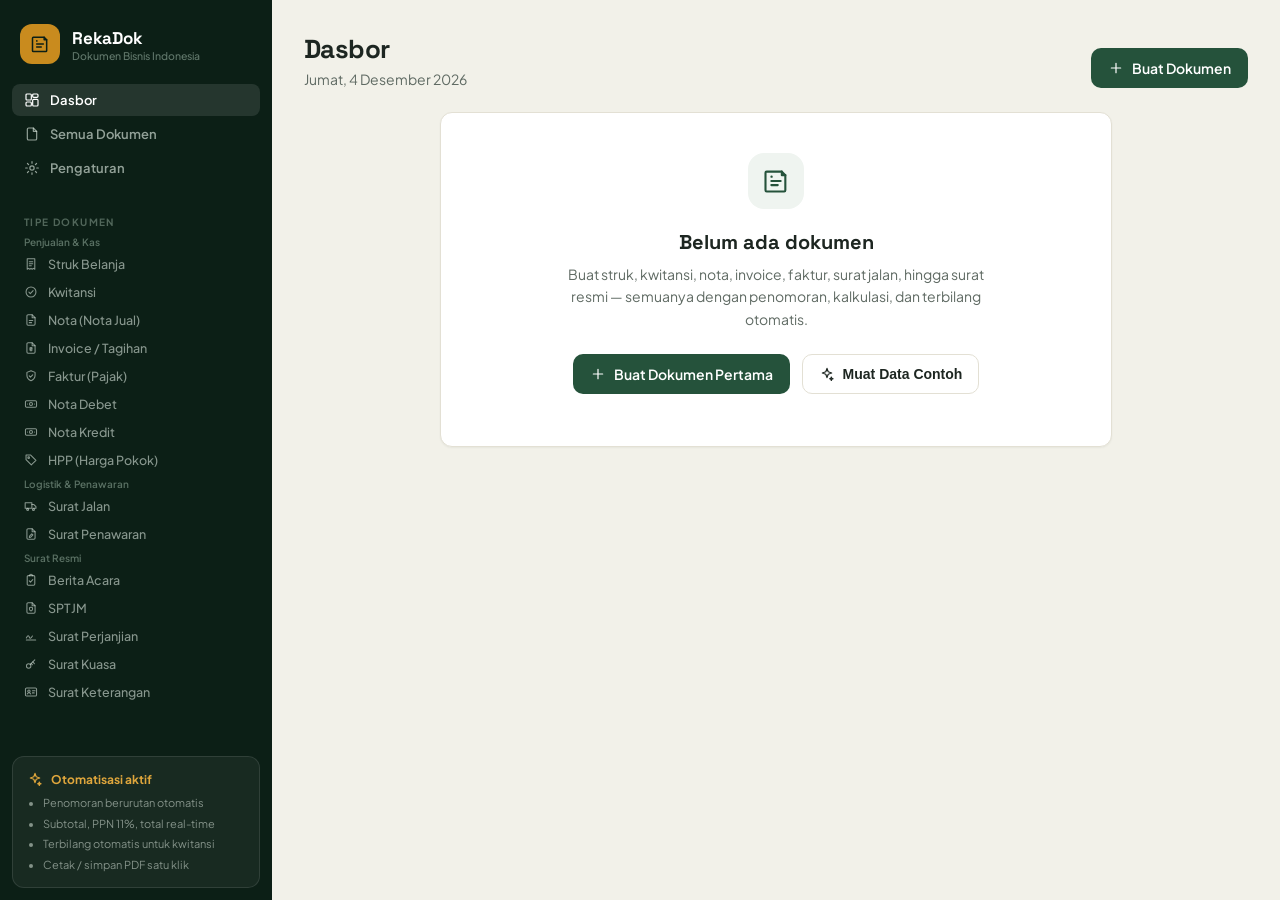
<file: index.html>
<!DOCTYPE html>
<html lang="id">
<head>
  <meta charset="UTF-8" />
  <meta name="viewport" content="width=device-width, initial-scale=1.0" />
  <title>RekaDok — Dasbor</title>
  <meta name="description" content="Buat struk, kwitansi, nota, invoice, faktur, surat jalan, dan seluruh dokumen bisnis Indonesia dengan penomoran dan kalkulasi otomatis." />
  <link rel="preconnect" href="https://fonts.googleapis.com" />
  <link rel="preconnect" href="https://fonts.gstatic.com" crossorigin />
  <link href="https://fonts.googleapis.com/css2?family=Plus+Jakarta+Sans:wght@400;500;600;700;800&family=Space+Grotesk:wght@500;600;700&family=JetBrains+Mono:wght@400;500;600;700&display=swap" rel="stylesheet" />
  <link rel="stylesheet" href="assets/style.css" />
</head>
<body>
  <div id="shell"></div>

  <script src="assets/core.js"></script>
  <script src="assets/dashboard.js"></script>
</body>
</html>
</file>
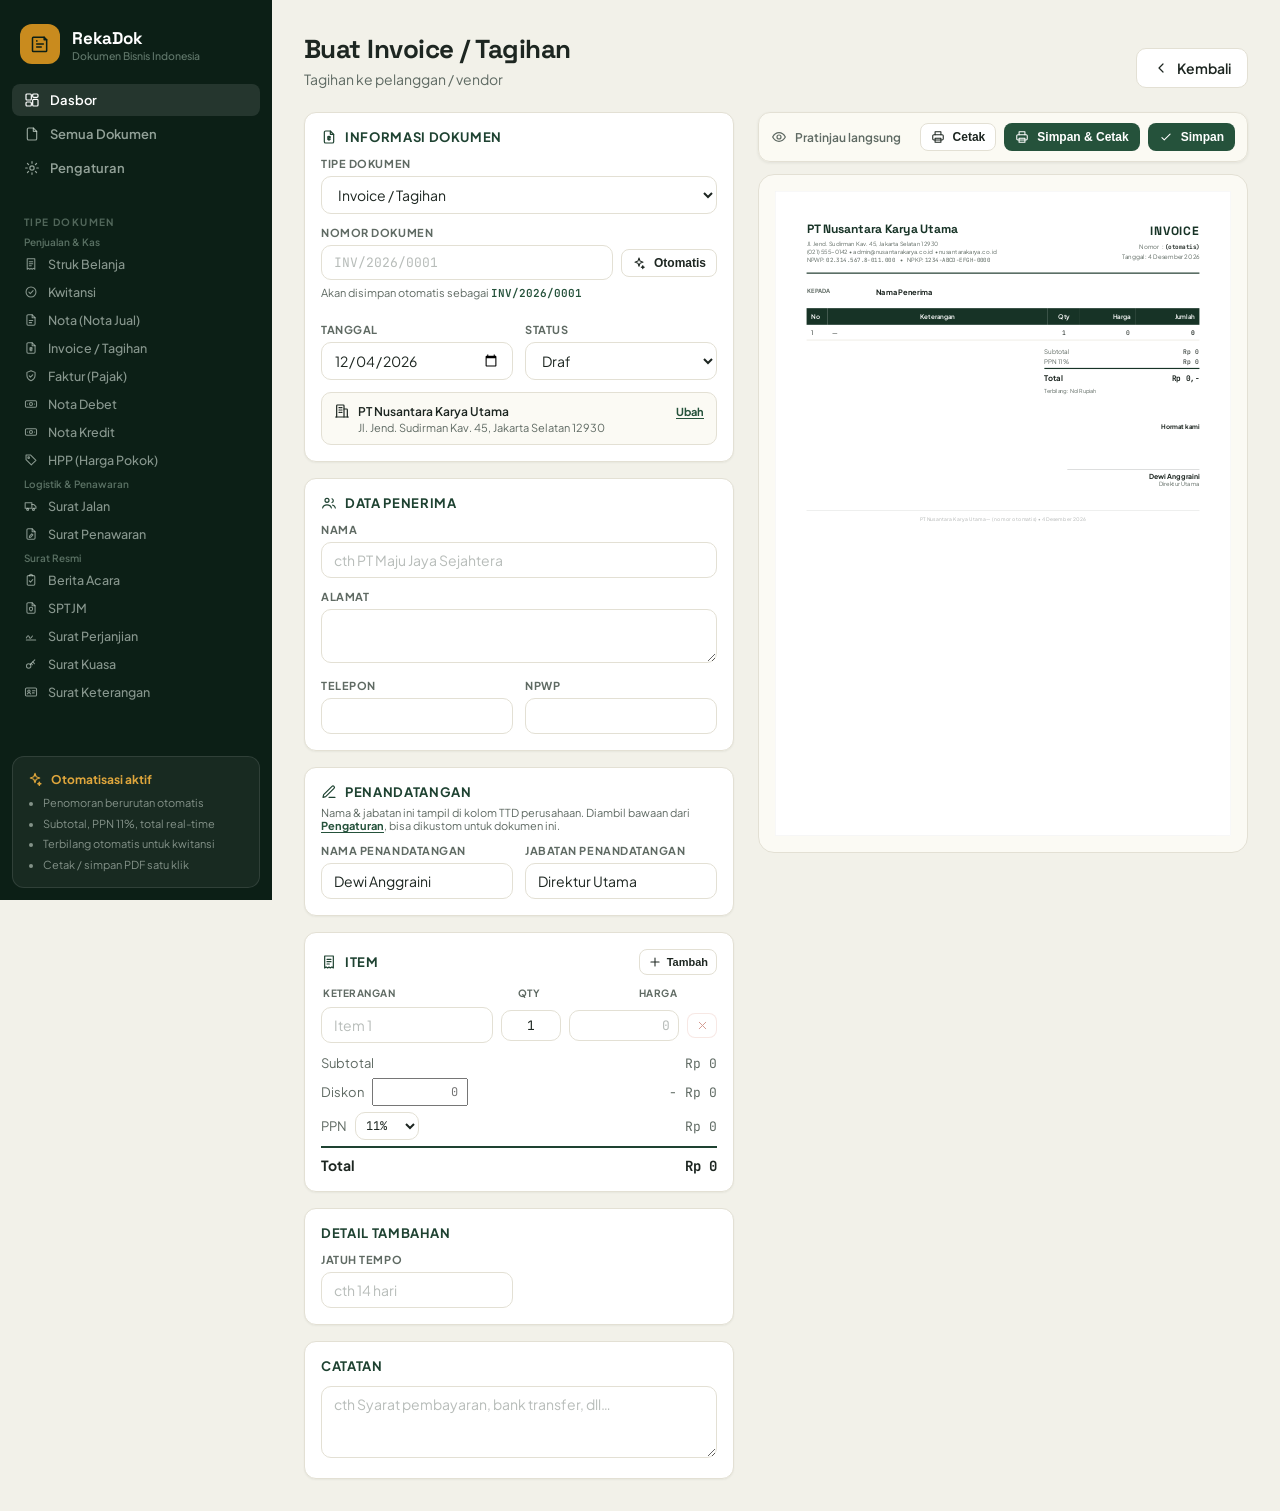
<file: baru.html>
<!DOCTYPE html>
<html lang="id">
<head>
  <meta charset="UTF-8" />
  <meta name="viewport" content="width=device-width, initial-scale=1.0" />
  <title>RekaDok — Buat / Edit Dokumen</title>
  <link rel="preconnect" href="https://fonts.googleapis.com" />
  <link rel="preconnect" href="https://fonts.gstatic.com" crossorigin />
  <link href="https://fonts.googleapis.com/css2?family=Plus+Jakarta+Sans:wght@400;500;600;700;800&family=Space+Grotesk:wght@500;600;700&family=JetBrains+Mono:wght@400;500;600;700&display=swap" rel="stylesheet" />
  <link rel="stylesheet" href="assets/style.css" />
</head>
<body>
  <div id="shell"></div>

  <script src="assets/core.js"></script>
  <script src="assets/preview.js"></script>
  <script src="assets/editor.js"></script>
</body>
</html>
</file>
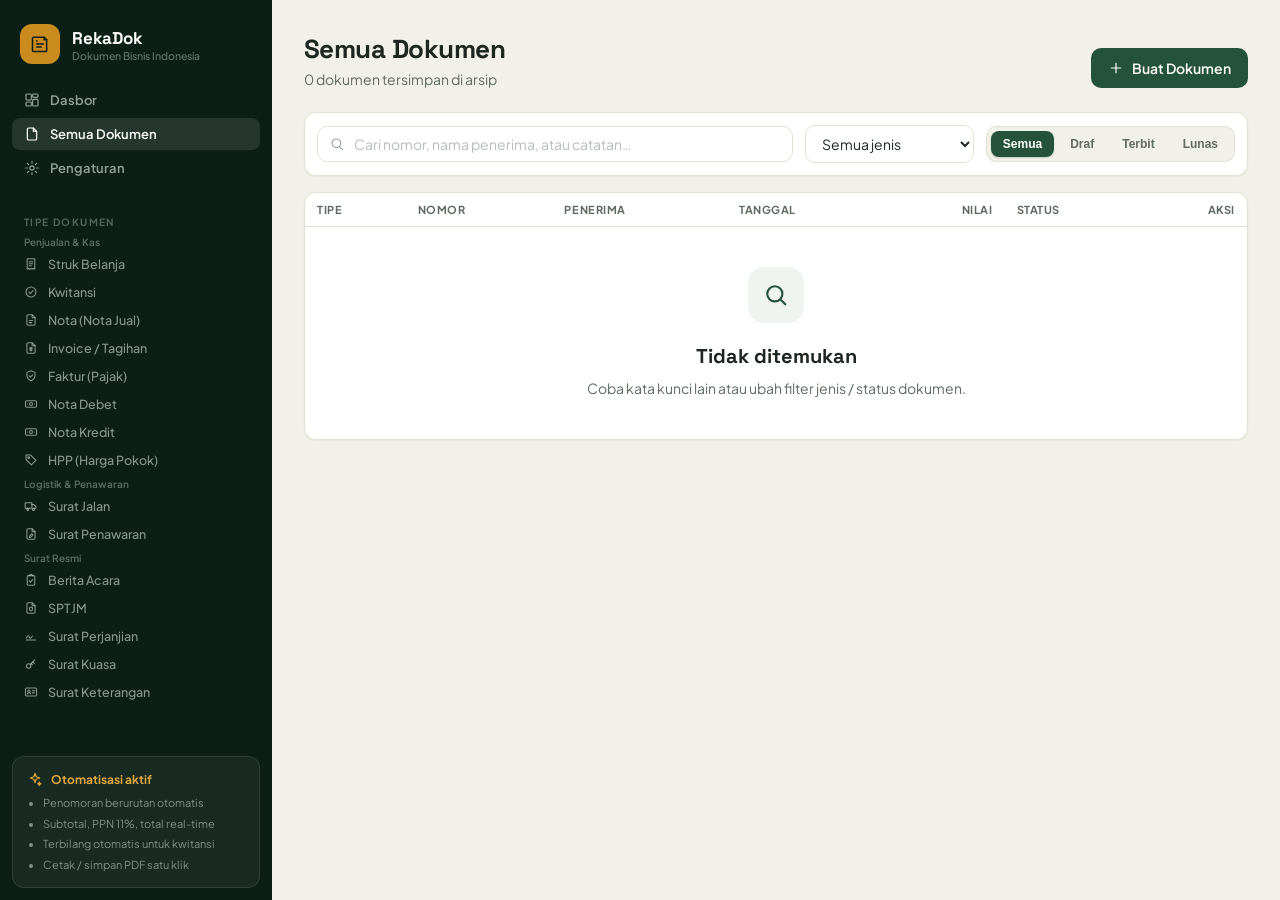
<file: dokumen.html>
<!DOCTYPE html>
<html lang="id">
<head>
  <meta charset="UTF-8" />
  <meta name="viewport" content="width=device-width, initial-scale=1.0" />
  <title>RekaDok — Semua Dokumen</title>
  <link rel="preconnect" href="https://fonts.googleapis.com" />
  <link rel="preconnect" href="https://fonts.gstatic.com" crossorigin />
  <link href="https://fonts.googleapis.com/css2?family=Plus+Jakarta+Sans:wght@400;500;600;700;800&family=Space+Grotesk:wght@500;600;700&family=JetBrains+Mono:wght@400;500;600;700&display=swap" rel="stylesheet" />
  <link rel="stylesheet" href="assets/style.css" />
</head>
<body>
  <div id="shell"></div>

  <script src="assets/core.js"></script>
  <script src="assets/dokumen.js"></script>
</body>
</html>
</file>
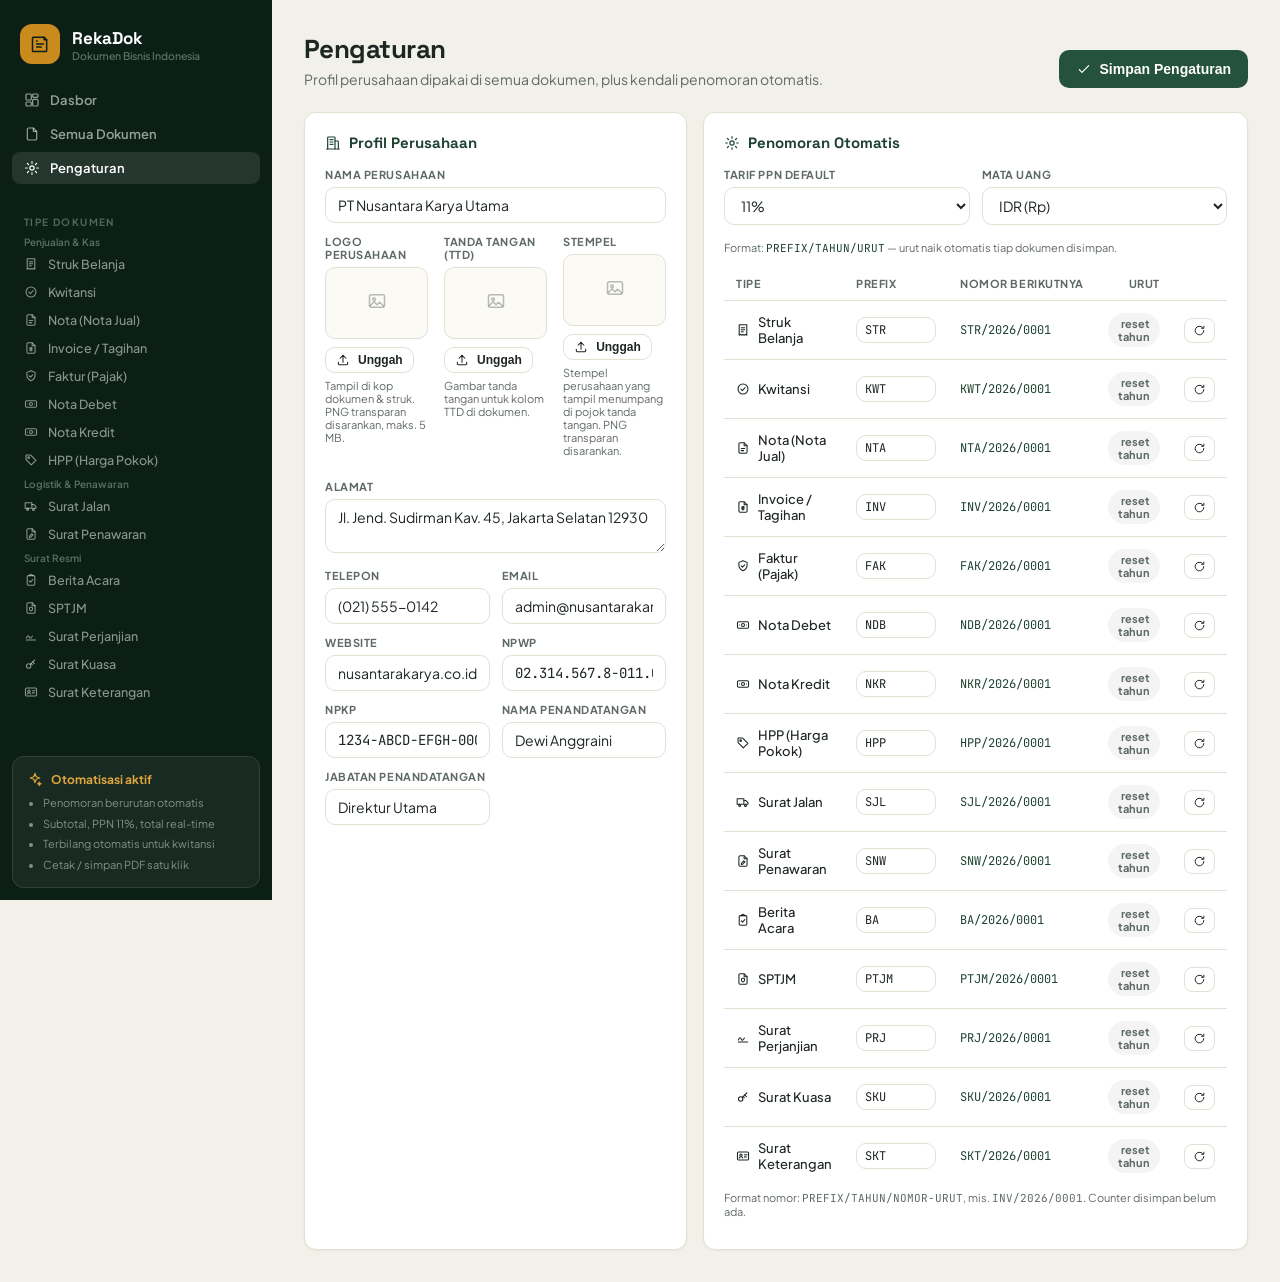
<file: pengaturan.html>
<!DOCTYPE html>
<html lang="id">
<head>
  <meta charset="UTF-8" />
  <meta name="viewport" content="width=device-width, initial-scale=1.0" />
  <title>RekaDok — Pengaturan</title>
  <link rel="preconnect" href="https://fonts.googleapis.com" />
  <link rel="preconnect" href="https://fonts.gstatic.com" crossorigin />
  <link href="https://fonts.googleapis.com/css2?family=Plus+Jakarta+Sans:wght@400;500;600;700;800&family=Space+Grotesk:wght@500;600;700&family=JetBrains+Mono:wght@400;500;600;700&display=swap" rel="stylesheet" />
  <link rel="stylesheet" href="assets/style.css" />
</head>
<body>
  <div id="shell"></div>

  <script src="assets/core.js"></script>
  <script src="assets/pengaturan.js"></script>
</body>
</html>
</file>
<file: assets/style.css>
/* ============================================================
   RekaDok — Versi HTML murni (tanpa framework / tanpa server)
   Port visual dari src/app/globals.css + komponen Tailwind
   ============================================================ */

:root {
  --font-sans: "Plus Jakarta Sans", "Segoe UI", system-ui, -apple-system,
    "Helvetica Neue", Arial, sans-serif;
  --font-display: "Space Grotesk", "Plus Jakarta Sans", "Segoe UI", system-ui,
    sans-serif;
  --font-mono: "JetBrains Mono", ui-monospace, "Cascadia Code", Consolas,
    "Courier New", monospace;

  --paper: #f2f1e9;
  --cream: #fbfaf4;
  --ink: #1d2621;
  --ink-soft: #5f6a63;
  --line: #e3e0d4;

  --pine-50: #eff4f0;
  --pine-100: #dce8df;
  --pine-200: #b8d2c1;
  --pine-300: #8ab49b;
  --pine-400: #5c9574;
  --pine-500: #3d7a57;
  --pine-600: #2c6346;
  --pine-700: #25523b;
  --pine-800: #1e4231;
  --pine-900: #173326;
  --pine-950: #0c1f16;

  --gold-100: #f7ecd8;
  --gold-400: #dfa63c;
  --gold-500: #c98b1e;
  --gold-600: #a96f10;
  --gold-700: #85570d;

  --brick-100: #f6e2dc;
  --brick-500: #c2472f;
  --brick-600: #a93a25;
  --brick-700: #8c2f1e;
}

* { box-sizing: border-box; }

html { -webkit-text-size-adjust: 100%; }

body {
  margin: 0;
  background: var(--paper);
  color: var(--ink);
  font-family: var(--font-sans);
  -webkit-font-smoothing: antialiased;
  text-rendering: optimizeLegibility;
}

::selection { background: var(--pine-200); color: var(--pine-950); }

a { color: inherit; text-decoration: none; }

input[type="number"]::-webkit-outer-spin-button,
input[type="number"]::-webkit-inner-spin-button {
  -webkit-appearance: none;
  margin: 0;
}
input[type="number"] { -moz-appearance: textfield; }

h1, h2, h3 { margin: 0; }

/* --------------------------- Shell --------------------------- */

.shell { display: flex; min-height: 100vh; }

.sidebar {
  position: sticky;
  top: 0;
  align-self: flex-start;
  height: 100vh;
  flex: 0 0 272px;
  display: none;
  flex-direction: column;
  background: var(--pine-950);
  color: #fff;
}
@media (min-width: 768px) { .sidebar { display: flex; } }

.brand { display: flex; align-items: center; gap: 12px; padding: 24px 20px 20px; }
.brand-mark {
  width: 40px; height: 40px; flex: none;
  display: grid; place-items: center;
  border-radius: 12px; background: var(--gold-500); color: var(--pine-950);
}
.brand-name { font-family: var(--font-display); font-size: 17px; font-weight: 700; letter-spacing: -0.01em; }
.brand-sub { font-size: 10.5px; font-weight: 500; color: rgba(184, 210, 193, 0.5); }

.nav { display: flex; flex-direction: column; gap: 2px; padding: 0 12px; }
.nav-item {
  display: flex; align-items: center; gap: 10px;
  border-radius: 8px; padding: 8px 12px;
  font-size: 13px; font-weight: 600;
  color: rgba(220, 232, 223, 0.65);
}
.nav-item:hover { background: rgba(255, 255, 255, 0.05); color: #fff; }
.nav-item.active { background: rgba(255, 255, 255, 0.1); color: #fff; }

.side-scroll { margin-top: 24px; flex: 1; overflow-y: auto; padding: 0 12px 16px; }
.side-scroll::-webkit-scrollbar { width: 6px; }
.side-scroll::-webkit-scrollbar-thumb { background: rgba(255, 255, 255, 0.14); border-radius: 999px; }

.side-cat-label {
  padding: 8px 12px 4px;
  font-size: 10px; font-weight: 700;
  text-transform: uppercase; letter-spacing: 0.14em;
  color: rgba(184, 210, 193, 0.4);
}
.side-cat-sub { padding: 4px 12px 2px; font-size: 10px; font-weight: 600; color: rgba(184, 210, 193, 0.45); }
.side-type {
  display: flex; align-items: center; gap: 10px;
  border-radius: 8px; padding: 6px 12px;
  font-size: 12.5px; font-weight: 500;
  color: rgba(220, 232, 223, 0.6);
}
.side-type:hover { background: rgba(255, 255, 255, 0.05); color: #fff; }

.side-card {
  margin: 12px; border: 1px solid rgba(255, 255, 255, 0.1);
  border-radius: 12px; background: rgba(255, 255, 255, 0.05); padding: 14px;
}
.side-card-h { display: flex; align-items: center; gap: 8px; font-size: 12px; font-weight: 700; color: var(--gold-400); }
.side-card ul { margin: 8px 0 0; padding-left: 16px; display: flex; flex-direction: column; gap: 4px;
  font-size: 11px; line-height: 1.5; color: rgba(220, 232, 223, 0.55); }

.mobilenav {
  position: sticky; top: 0; z-index: 30;
  display: flex; align-items: center; justify-content: space-between; gap: 12px;
  border-bottom: 1px solid var(--line); background: var(--pine-950); color: #fff;
  padding: 12px 16px;
}
@media (min-width: 768px) { .mobilenav { display: none; } }
.mobilenav .brand-mark { width: 32px; height: 32px; border-radius: 10px; }
.mobilenav .brand-name { font-size: 15px; }
.mnav-links { display: flex; align-items: center; gap: 4px; }
.mnav-links a {
  border-radius: 8px; padding: 7px 10px;
  font-size: 12px; font-weight: 700; color: rgba(220, 232, 223, 0.65);
}
.mnav-links a.active { background: rgba(255, 255, 255, 0.1); color: #fff; }

.main-wrap { min-width: 0; flex: 1; }
.main {
  margin: 0 auto; width: 100%; max-width: 1440px;
  padding: 24px 20px;
}
@media (min-width: 1024px) { .main { padding: 32px 32px; } }

/* --------------------------- Components --------------------------- */

.pagehead { margin-bottom: 24px; display: flex; flex-wrap: wrap; align-items: flex-end; justify-content: space-between; gap: 16px; }
.pagehead h1 { font-family: var(--font-display); font-size: 26px; font-weight: 700; letter-spacing: -0.02em; }
.pagehead p { margin: 4px 0 0; font-size: 14px; color: var(--ink-soft); }
.pagehead .actions { display: flex; flex-wrap: wrap; align-items: center; gap: 8px; }

.btn-primary, .btn-ghost, .btn-danger {
  display: inline-flex; align-items: center; justify-content: center; gap: 8px;
  border-radius: 10px; padding: 10px 16px;
  font-size: 14px; font-weight: 600; cursor: pointer; border: 1px solid transparent;
  transition: background 0.15s, border-color 0.15s, color 0.15s;
}
.btn-primary { background: var(--pine-700); color: #fff; }
.btn-primary:hover { background: var(--pine-800); }
.btn-primary:active { background: var(--pine-900); }
.btn-primary:disabled, .btn-ghost:disabled, .btn-danger:disabled { pointer-events: none; opacity: 0.5; }
.btn-ghost { background: #fff; border-color: var(--line); color: var(--ink); }
.btn-ghost:hover { border-color: var(--pine-300); background: var(--pine-50); }
.btn-danger { background: #fff; border-color: rgba(194, 71, 47, 0.25); color: var(--brick-600); }
.btn-danger:hover { background: rgba(246, 226, 220, 0.6); }
.btn-sm { padding: 6px 10px; font-size: 12px; border-radius: 8px; }
.btn-xs { padding: 5px 8px; font-size: 11px; border-radius: 8px; gap: 5px; }

.card {
  border: 1px solid var(--line); border-radius: 12px; background: #fff;
  box-shadow: 0 1px 2px rgba(23, 35, 28, 0.05);
}

.label { display: block; margin-bottom: 6px; font-size: 11px; font-weight: 700; text-transform: uppercase; letter-spacing: 0.05em; color: var(--ink-soft); }
.input {
  width: 100%; border: 1px solid var(--line); border-radius: 10px; background: #fff;
  padding: 8px 12px; font-size: 14px; font-family: inherit; color: var(--ink);
  transition: border-color 0.15s, box-shadow 0.15s;
}
.input::placeholder { color: rgba(95, 106, 99, 0.45); }
.input:focus { outline: none; border-color: var(--pine-500); box-shadow: 0 0 0 2px rgba(61, 122, 87, 0.25); }
textarea.input { resize: vertical; }
select.input { cursor: pointer; }
.input.w-auto { width: auto; }
.input.mono { font-family: var(--font-mono); }

.chip { display: inline-flex; align-items: center; gap: 6px; border-radius: 999px; padding: 4px 10px; font-size: 11px; font-weight: 700; }
.chip .dot { width: 6px; height: 6px; border-radius: 999px; }
.chip-draf { background: rgba(29, 38, 33, 0.05); color: var(--ink-soft); }
.chip-draf .dot { background: var(--ink-soft); }
.chip-terbit { background: var(--gold-100); color: var(--gold-700); }
.chip-terbit .dot { background: var(--gold-500); }
.chip-lunas { background: var(--pine-100); color: var(--pine-800); }
.chip-lunas .dot { background: var(--pine-600); }

.typebadge {
  display: inline-flex; max-width: 100%; align-items: center; gap: 6px;
  border: 1px solid var(--pine-100); background: var(--pine-50);
  border-radius: 6px; padding: 4px 8px;
  font-size: 12px; font-weight: 600; color: var(--pine-800); white-space: nowrap;
}

.statcard { display: flex; align-items: flex-start; gap: 14px; padding: 16px; }
.statcard .ic { width: 40px; height: 40px; flex: none; display: grid; place-items: center; border-radius: 10px; background: var(--pine-50); color: var(--pine-700); }
.statcard .k { font-size: 11px; font-weight: 700; text-transform: uppercase; letter-spacing: 0.05em; color: var(--ink-soft); }
.statcard .v { font-family: var(--font-display); font-size: 20px; font-weight: 700; letter-spacing: -0.01em; }
.statcard .s { margin-top: 2px; font-size: 12px; color: var(--ink-soft); }

.spinner {
  width: 16px; height: 16px; flex: none;
  border: 2px solid var(--pine-300); border-top-color: var(--pine-700);
  border-radius: 999px; animation: spin 0.7s linear infinite;
}
.spinner.on-white { border-color: rgba(255, 255, 255, 0.4); border-top-color: #fff; }
@keyframes spin { to { transform: rotate(360deg); } }

.empty { padding: 40px; text-align: center; }
.empty .ic { width: 56px; height: 56px; margin: 0 auto; display: grid; place-items: center; border-radius: 16px; background: var(--pine-50); color: var(--pine-700); }
.empty h2 { margin-top: 20px; font-family: var(--font-display); font-size: 20px; font-weight: 700; }
.empty p { margin: 8px auto 0; max-width: 420px; font-size: 14px; line-height: 1.6; color: var(--ink-soft); }

/* --------------------------- Tables --------------------------- */

.table-wrap { overflow-x: auto; }
table.tbl { width: 100%; border-collapse: collapse; }
table.tbl th {
  padding: 10px 12px; text-align: left;
  font-size: 11px; font-weight: 700; text-transform: uppercase; letter-spacing: 0.05em;
  color: var(--ink-soft); border-bottom: 1px solid var(--line); white-space: nowrap;
}
table.tbl td { padding: 12px; font-size: 14px; border-bottom: 1px solid var(--line); vertical-align: middle; }
table.tbl tr:last-child td { border-bottom: 0; }
table.tbl tr:hover td { background: rgba(239, 244, 240, 0.5); }
.td-strong { font-weight: 700; }
.td-soft { font-size: 12px; color: var(--ink-soft); }
.mono { font-family: var(--font-mono); }
.nowrap { white-space: nowrap; }

/* --------------------------- Layouts --------------------------- */

.stats-grid { display: grid; gap: 16px; grid-template-columns: repeat(2, 1fr); }
@media (min-width: 1280px) { .stats-grid { grid-template-columns: repeat(4, 1fr); } }

.two-col { display: grid; gap: 16px; grid-template-columns: 1fr; }
@media (min-width: 1280px) { .two-col { grid-template-columns: 1fr 1fr; } }

.form-grid-2 { display: grid; grid-template-columns: 1fr 1fr; gap: 12px; }
.form-grid-2 .span2 { grid-column: 1 / -1; }
@media (max-width: 480px) { .form-grid-2 { grid-template-columns: 1fr; } .form-grid-2 .span2 { grid-column: auto; } }

.imgup-row { display: flex; gap: 16px; }
.imgup { flex: 1; min-width: 0; }
.imgup-box {
  height: 72px; display: flex; align-items: center; justify-content: center;
  overflow: hidden; border: 1px solid var(--line); border-radius: 10px; background: var(--cream, #f7f9f7);
}
.imgup-box img { max-width: 100%; max-height: 100%; object-fit: contain; }
.imgup-ph { color: rgba(29, 38, 33, 0.3); }
.imgup-btns { margin-top: 8px; display: flex; gap: 8px; }
.btn-ghost.sm { padding: 5px 10px; font-size: 12px; }
.btn-ghost.danger { color: var(--brick-700, #a33); border-color: rgba(163, 51, 51, 0.3); }
@media (max-width: 480px) { .imgup-row { flex-direction: column; } }

.filterbar { display: flex; flex-wrap: wrap; align-items: center; gap: 12px; padding: 12px; }
.search-wrap { position: relative; min-width: 220px; flex: 1; }
.search-wrap svg { position: absolute; left: 12px; top: 50%; transform: translateY(-50%); color: rgba(95, 106, 99, 0.6); pointer-events: none; }
.search-wrap .input { padding-left: 36px; }

.pillrow { display: inline-flex; align-items: center; gap: 4px; background: var(--paper); padding: 4px; border-radius: 10px; border: 1px solid var(--line); }
.pill { border-radius: 8px; padding: 6px 12px; font-size: 12px; font-weight: 700; color: var(--ink-soft); cursor: pointer; border: 0; background: transparent; }
.pill:hover { color: var(--ink); }
.pill.on { background: var(--pine-700); color: #fff; box-shadow: 0 1px 2px rgba(23, 35, 28, 0.2); }

.section-h { display: flex; align-items: center; gap: 8px; font-size: 13px; font-weight: 700; text-transform: uppercase; letter-spacing: 0.05em; color: var(--pine-800); }
.space-y > * + * { margin-top: 16px; }
.grid-2 { display: grid; grid-template-columns: 1fr 1fr; gap: 12px; }
.grid-3 { display: grid; grid-template-columns: repeat(3, 1fr); gap: 12px; }
@media (max-width: 640px) { .grid-2, .grid-3 { grid-template-columns: 1fr; } }

.msg { display: flex; align-items: center; gap: 8px; border-radius: 10px; padding: 10px 16px; font-size: 14px; font-weight: 600; margin-bottom: 16px; }
.msg.ok { border-color: var(--pine-300); background: var(--pine-50); color: var(--pine-800); }
.msg.err { border-color: rgba(194, 71, 47, 0.3); background: rgba(246, 226, 220, 0.6); color: var(--brick-700); }

.hint { margin-top: 6px; font-size: 11px; color: var(--ink-soft); }
.hint b { color: var(--pine-700); }
.swap-row { display: flex; align-items: center; justify-content: space-between; gap: 8px; margin-bottom: 12px; padding: 8px 12px; border: 1px solid var(--line); border-radius: 10px; background: var(--cream, #faf7f0); }
.swap-row .hint { margin: 0; min-width: 0; }
.seg { display: inline-flex; gap: 4px; padding: 3px; border: 1px solid var(--line); border-radius: 9px; background: #fff; }
.seg-btn { border: 0; background: transparent; color: var(--ink-soft); font-size: 11px; font-weight: 600; padding: 5px 10px; border-radius: 6px; cursor: pointer; }
.seg-btn:hover { color: var(--pine-800); }
.seg-btn.on { background: var(--pine-700); color: #fff; }
.link-underline { font-size: 11px; font-weight: 700; color: var(--pine-700); text-decoration: underline; text-underline-offset: 2px; cursor: pointer; background: none; border: 0; padding: 0; }

.company-strip { margin-top: 12px; border: 1px solid var(--line); background: var(--cream); border-radius: 10px; padding: 10px 12px; }
.company-strip .row { display: flex; align-items: center; justify-content: space-between; gap: 8px; font-size: 12px; }
.company-strip .sub { margin-top: 2px; padding-left: 24px; font-size: 11px; color: var(--ink-soft); overflow: hidden; text-overflow: ellipsis; white-space: nowrap; }

/* --------------------------- Dashboard --------------------------- */

.cat-box { border:1px solid var(--line); background: rgba(251,250,244,0.7); border-radius:12px; padding:14px; }
.cat-box-title { margin-bottom:10px; font-size:10.5px; font-weight:700; text-transform:uppercase; letter-spacing:0.14em; color:var(--ink-soft); }
.type-row {
  display:flex; align-items:center; gap:12px;
  border:1px solid transparent; background:#fff; border-radius:10px; padding:10px 12px;
  box-shadow: 0 0 0 1px rgba(227,224,212,0.7);
  transition: border-color 0.15s, box-shadow 0.15s;
  width:100%; text-align:left; cursor:pointer;
}
.type-row:hover { border-color: var(--pine-300); box-shadow: 0 0 0 1px var(--pine-200); }
.type-row .ic { width:32px; height:32px; flex:none; display:grid; place-items:center; border-radius:8px; background:var(--pine-50); color:var(--pine-700); }
.type-row:hover .ic { background: var(--pine-700); color:#fff; }
.type-row .t { font-size:13px; font-weight:600; }
.type-row .d { font-size:11px; color:var(--ink-soft); overflow:hidden; text-overflow:ellipsis; white-space:nowrap; }
.type-row .arrow { flex:none; color:var(--line); }
.type-row:hover .arrow { color: var(--pine-700); }

.bytype-row { margin-bottom:14px; }
.bytype-row:last-child { margin-bottom:0; }
.bytype-label { display:flex; align-items:center; justify-content:space-between; margin-bottom:4px; font-size:12px; }
.bytype-label .n { display:flex; align-items:center; gap:6px; font-weight:600; }
.bytype-label .v { font-family:var(--font-mono); color:var(--ink-soft); }
.bar-track { height:6px; overflow:hidden; border-radius:999px; background: rgba(227,224,212,0.7); }
.bar-fill { height:100%; border-radius:999px; background: var(--pine-600); }

.panel-head {
  display:flex; align-items:center; justify-content:space-between; gap:12px;
  border-bottom:1px solid var(--line); padding:16px 20px;
}
.panel-title { font-family:var(--font-display); font-size:15px; font-weight:700; letter-spacing:-0.01em; }
.panel-sub { font-size:12px; color:var(--ink-soft); }

.recent-grid { display:grid; gap:16px; grid-template-columns:1fr; }
@media (min-width: 1280px) { .recent-grid { grid-template-columns: minmax(0,1fr) 340px; } }
.row-link { cursor:pointer; transition: background 0.15s; }
.row-link:hover td { background: rgba(239,244,240,0.5); }

/* --------------------------- Editor --------------------------- */

.editor-grid { display: grid; gap: 24px; grid-template-columns: 1fr; align-items: start; }
@media (min-width: 1280px) { .editor-grid { grid-template-columns: 430px minmax(0, 1fr); } }

.preview-toolbar {
  position: sticky; top: 0; z-index: 20; margin-bottom: 12px;
  display: flex; flex-wrap: wrap; align-items: center; justify-content: space-between; gap: 8px;
  border: 1px solid var(--line); background: rgba(251, 250, 244, 0.95); backdrop-filter: blur(8px);
  border-radius: 12px; padding: 10px 12px; box-shadow: 0 1px 3px rgba(23, 35, 28, 0.08);
}
.preview-toolbar .l { display: flex; align-items: center; gap: 8px; font-size: 12px; font-weight: 600; color: var(--ink-soft); }
.preview-toolbar .r { display: flex; align-items: center; gap: 8px; flex-wrap: wrap; }

.preview-frame { border: 1px solid var(--line); background: var(--cream); border-radius: 16px; padding: 16px; }

.doc-scale-outer { width: 100%; overflow: hidden; }
.doc-scale-mid { margin: 0 auto; }
.doc-scale-inner { transform-origin: top left; }

/* --------------------------- Dokumen (paper) --------------------------- */

.paper {
  width: 794px; min-height: 1123px; padding: 54px; box-sizing: border-box;
  margin: 0 auto; background: #fff; color: var(--ink);
  box-shadow: 0 14px 44px -16px rgba(23, 35, 28, 0.35);
  border: 1px solid rgba(0, 0, 0, 0.05);
  print-color-adjust: exact; -webkit-print-color-adjust: exact;
  position: relative;
}
.paper--struk { width: 302px; min-height: 360px; padding: 18px; }

.letterhead {
  display: flex; align-items: flex-start; justify-content: space-between; gap: 24px;
  border-bottom: 2.5px solid var(--pine-900); padding-bottom: 16px; margin-bottom: 24px;
}
.lh-left { display: flex; align-items: flex-start; gap: 14px; min-width: 0; }
.lh-logo { height: auto; max-height: 56px; max-width: 170px; object-fit: contain; flex: none; }
.lh-name { font-family: var(--font-display); font-size: 21px; font-weight: 700; line-height: 1.15; letter-spacing: -0.01em; color: var(--pine-900); }
.lh-addr { margin-top: 4px; white-space: pre-line; font-size: 10px; line-height: 1.625; color: var(--ink-soft); }
.lh-contact { font-size: 10px; color: var(--ink-soft); }
.lh-tax { margin-top: 2px; font-size: 10px; color: var(--ink-soft); }
.lh-sep { margin: 0 8px; color: var(--ink-soft); }

.docmeta { flex: none; text-align: right; }
.docmeta-title { font-family: var(--font-display); font-size: 21px; font-weight: 700; letter-spacing: 0.05em; color: var(--pine-900); }
.docmeta-lines { margin-top: 6px; font-size: 10.5px; line-height: 1.625; color: var(--ink-soft); }
.docmeta-lines .mono { font-weight: 600; color: var(--ink); }

.toblock { display: flex; gap: 24px; font-size: 11px; margin-bottom: 20px; }
.to-label { width: 96px; flex: none; font-size: 10px; font-weight: 700; text-transform: uppercase; letter-spacing: 0.05em; color: var(--ink-soft); }
.to-body { min-width: 0; flex: 1; }
.to-name { font-size: 13px; font-weight: 700; color: var(--ink); }
.to-addr { margin-top: 2px; white-space: pre-line; line-height: 1.625; color: var(--ink-soft); }
.to-contact { margin-top: 2px; display: flex; gap: 16px; color: var(--ink-soft); }

.kv { display: flex; gap: 8px; }
.kv-k { width: 176px; flex: none; }
.kv-sep { width: 16px; flex: none; }
.kv-v { min-width: 0; flex: 1; }

table.items { width: 100%; border-collapse: collapse; font-size: 11px; }
table.items th { background: var(--pine-900); color: #fff; padding: 8px; font-weight: 600; font-size: 11px; }
table.items th.c-no { width: 36px; text-align: left; }
table.items th.c-qty { width: 56px; text-align: center; }
table.items th.c-harga { width: 96px; text-align: right; }
table.items th.c-jumlah { width: 112px; text-align: right; }
table.items td { border-bottom: 1px solid var(--line); padding: 6px 8px; }
table.items tr.alt td { background: rgba(239, 244, 240, 0.7); }
td.c { text-align: center; }
td.r { text-align: right; }
.empty-row td { text-align: center; color: var(--ink-soft); padding: 12px 8px; }

.totals { margin-top: 12px; display: flex; justify-content: flex-end; }
.totals-box { width: 270px; display: flex; flex-direction: column; gap: 4px; font-size: 11px; }
.trow { display: flex; justify-content: space-between; }
.trow .k { color: var(--ink-soft); }
.trow-total { display: flex; align-items: baseline; justify-content: space-between; border-top: 2px solid var(--pine-900); padding-top: 6px; font-size: 13.5px; font-weight: 700; }
.terbilang { padding-top: 4px; font-size: 9.5px; line-height: 1.375; color: var(--ink-soft); }

.signatures { margin-top: 48px; display: flex; gap: 48px; justify-content: space-between; }
.signatures.single { justify-content: flex-end; }
.sig { width: 230px; text-align: center; }
.signatures.single .sig { text-align: right; }
.sig-label { font-size: 11px; font-weight: 700; }
.sig-space { height: 68px; }
.sig-space-img { display: flex; align-items: flex-end; justify-content: center; }
.sig-img { max-width: 100%; max-height: 100%; object-fit: contain; }
.cursor-move { cursor: move; }

/* Stempel menempel di kertas (.paper) sebagai overlay: bebas digeser &
   diubah ukurannya ke mana saja di halaman, di luar kolom tanda tangan. */
.stamp-wrap { position: absolute; inset: 0; pointer-events: none; z-index: 4; }
.stamp-wrap.interactive { pointer-events: auto; }
.stamp-img {
  position: absolute; pointer-events: auto; outline: 0 solid transparent;
  transition: outline-color 0.1s;
}
.stamp-img.stamp-active { outline: 1.5px dashed rgba(23, 127, 94, 0.75); outline-offset: 1px; opacity: 1 !important; }
.stamp-handle {
  position: absolute;
  width: 12px; height: 12px;
  background: #177f5e;
  border: 1.5px solid #fff;
  border-radius: 999px;
  cursor: nwse-resize;
  box-shadow: 0 1px 3px rgba(0, 0, 0, 0.35);
  z-index: 5;
  transform: translate(-50%, -50%);
  pointer-events: auto;
}
.sig-line { border-top: 1px solid rgba(29, 38, 33, 0.3); padding-top: 4px; }
.sig-name { font-size: 12px; font-weight: 700; }
.sig-title { font-size: 10px; color: var(--ink-soft); }

.dashed { margin: 6px 0; border-top: 1px dashed rgba(29, 38, 33, 0.4); }

.doc-footer {
  margin-top: 40px; border-top: 1px solid rgba(29, 38, 33, 0.1); padding-top: 8px;
  text-align: center; font-size: 8.5px; letter-spacing: 0.05em; color: rgba(29, 38, 33, 0.35);
}

.note-line { margin-top: 16px; font-size: 10.5px; line-height: 1.625; color: var(--ink-soft); }
.note-line b { color: var(--ink); }
.note-line.narrow { max-width: 430px; }

/* --- Struk (thermal) --- */
.struk { font-family: var(--font-mono); font-size: 10.5px; line-height: 1.625; color: var(--ink); }
.struk .ctr { text-align: center; }
.struk .shop { font-size: 13px; font-weight: 700; text-transform: uppercase; letter-spacing: 0.04em; }
.struk-logo { display: block; margin: 0 auto 4px; max-height: 56px; max-width: 150px; object-fit: contain; }
.struk .tiny { font-size: 9px; line-height: 1.3; }
.struk .row { display: flex; justify-content: space-between; font-size: 9px; }
.struk .item { padding: 3px 0; }
.struk .item .sub { display: flex; justify-content: space-between; font-size: 9.5px; }
.struk .grand { display: flex; justify-content: space-between; font-size: 11.5px; font-weight: 700; }
.struk .thanks { padding-top: 4px; text-align: center; font-size: 9px; }

/* --- Kwitansi --- */
.kw-head { display: flex; align-items: flex-start; justify-content: space-between; gap: 24px; }
.kw-title { font-family: var(--font-display); font-size: 27px; font-weight: 700; letter-spacing: 0.08em; color: var(--pine-900); }
.kw-num { margin-top: 6px; font-size: 11px; color: var(--ink-soft); }
.kw-co { text-align: right; font-size: 10.5px; line-height: 1.625; color: var(--ink-soft); }
.kw-co .n { font-size: 12px; font-weight: 700; color: var(--pine-900); }
.kw-box { margin-top: 28px; border: 2px solid var(--pine-900); padding: 10px 16px; }
.kw-box-label { font-size: 9.5px; font-weight: 700; text-transform: uppercase; letter-spacing: 0.14em; color: var(--ink-soft); }
.kw-box-val { margin-top: 2px; font-size: 13.5px; font-weight: 600; line-height: 1.3; }
.kw-body { margin-top: 28px; display: flex; flex-direction: column; gap: 12px; font-size: 12.5px; line-height: 1.625; }
.kw-amount { font-family: var(--font-mono); font-size: 15px; font-weight: 700; color: var(--pine-900); }
.kw-underline { border-bottom: 1px solid rgba(29, 38, 33, 0.25); padding-bottom: 2px; }
.kw-co-wrap { display: flex; align-items: flex-start; justify-content: flex-end; gap: 14px; }
.kw-logo { max-height: 56px; max-width: 170px; object-fit: contain; }
.kw-foot { margin-top: 56px; }
.kw-city { margin-bottom: 12px; text-align: center; font-size: 11px; color: var(--ink-soft); }
.kw-sigs { display: flex; justify-content: space-between; gap: 40px; }
.kw-sig { width: 200px; text-align: center; }
.kw-sig-space { height: 70px; }

/* --- HPP --- */
.hpp-box { margin-top: 16px; border: 2px solid var(--pine-900); background: var(--pine-50); padding: 10px 16px; font-size: 13px; font-weight: 700; color: var(--pine-900); }

/* --- Penawaran --- */
.pen-intro { margin-bottom: 16px; font-size: 11.5px; line-height: 1.625; color: rgba(29, 38, 33, 0.85); }
.pen-valid { margin-top: 16px; font-size: 10.5px; line-height: 1.625; color: var(--ink-soft); }
.pen-valid b { color: var(--ink); }

/* --- Surat --- */
.surat-meta { display: flex; justify-content: flex-end; }
.surat-meta-box { font-size: 11px; line-height: 1.625; color: var(--ink); }
.surat-title {
  margin: 20px 0 28px; text-align: center;
  font-family: var(--font-display); font-size: 16.5px; font-weight: 700;
  text-transform: uppercase; line-height: 1.25; letter-spacing: 0.06em;
}
.surat-title-tight { margin-bottom: 14px; }
.surat-body { display: flex; flex-direction: column; gap: 14px; }
.surat-p { white-space: pre-wrap; font-size: 12px; line-height: 1.9; color: rgba(29, 38, 33, 0.9); }
.surat-p.indent { text-indent: 26px; }

/* --------------------------- Print --------------------------- */

@media print {
  @page { size: A4; margin: 10mm; }
  .stamp-handle { display: none !important; }
  .stamp-img { cursor: default !important; }
  html, body { background: #fff !important; }
  aside.sidebar, .mobilenav, .no-print { display: none !important; }
  .main { padding: 0 !important; margin: 0 !important; max-width: none !important; width: 100% !important; }
  .editor-grid { display: block !important; }
  .preview-frame { background: transparent !important; padding: 0 !important; border: 0 !important; border-radius: 0 !important; }
  .doc-scale-outer { height: auto !important; overflow: visible !important; }
  .doc-scale-mid { width: auto !important; margin: 0 !important; }
  .doc-scale-inner { transform: none !important; }
  .paper { box-shadow: none !important; border: 0 !important; }
}
</file>
